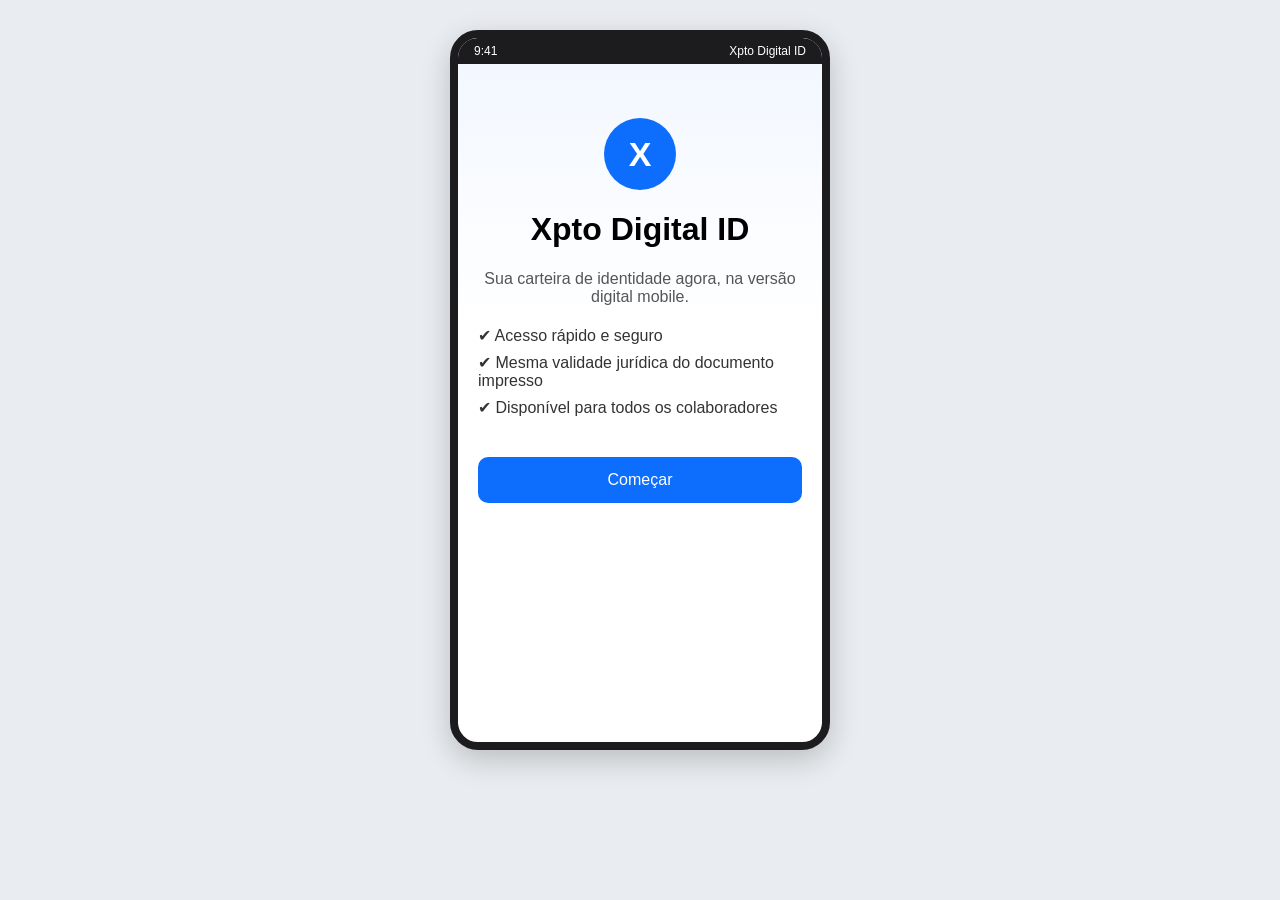
<file: index.html>
<!DOCTYPE html>
<html lang="pt-br">
<head>
<meta charset="utf-8" />
<meta name="viewport" content="width=device-width, initial-scale=1" />
<title>Xpto Digital ID</title>
<link rel="stylesheet" href="css/site.css" />
</head>
<body>
<div class="phone-frame">
  <div class="status-bar"><span>9:41</span><span>Xpto Digital ID</span></div>
  <div class="app-content">
    <div class="splash">
      <div class="logo-circle">X</div>
      <h1>Xpto Digital ID</h1>
      <p class="subtitle">Sua carteira de identidade agora, na versão digital mobile.</p>
      <ul class="features">
        <li>✔ Acesso rápido e seguro</li>
        <li>✔ Mesma validade jurídica do documento impresso</li>
        <li>✔ Disponível para todos os colaboradores</li>
      </ul>
      <a class="btn-primary" href="termos.html">Começar</a>
    </div>
  </div>
</div>
</body>
</html>
</file>
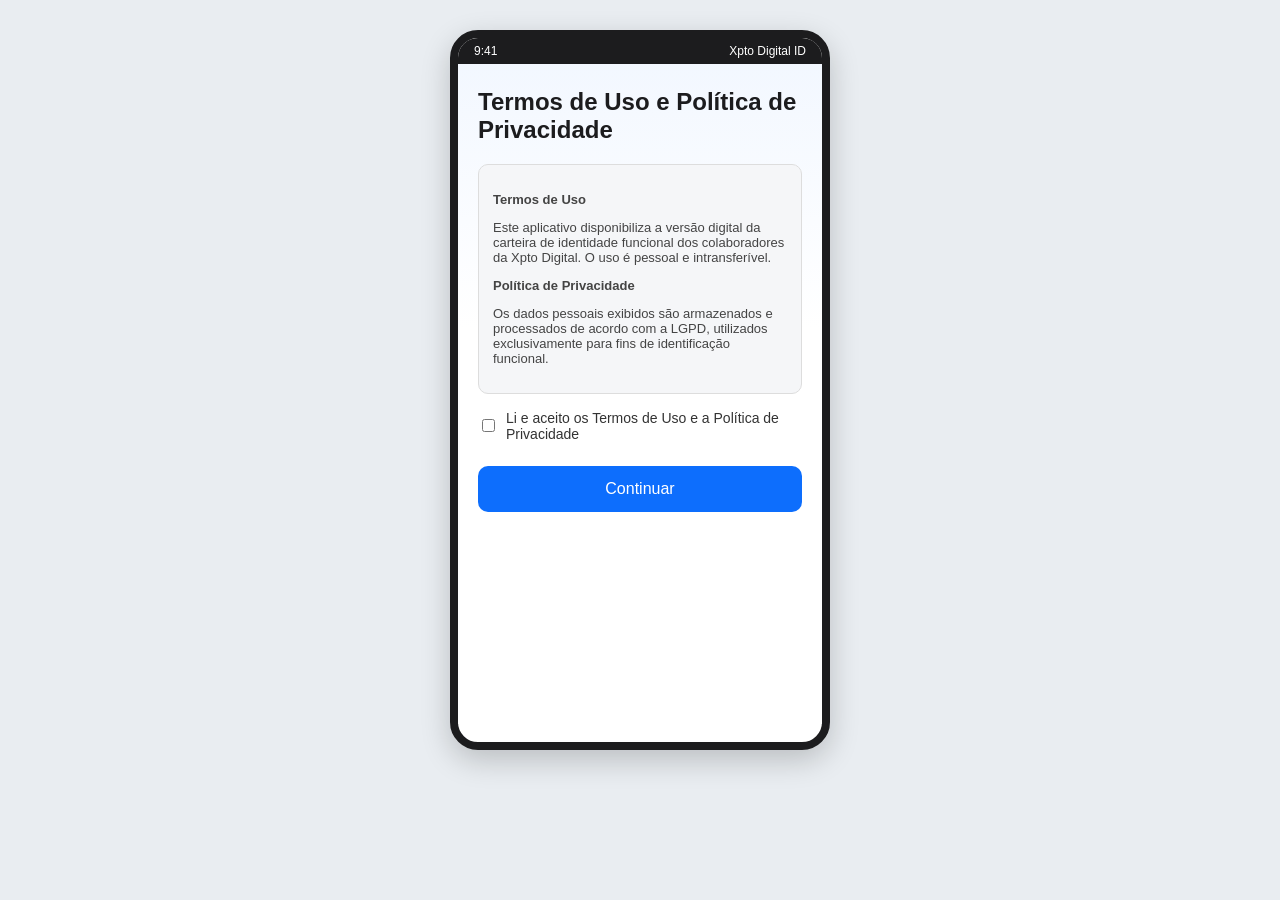
<file: carteira.html>
<!DOCTYPE html>
<html lang="pt-br">
<head>
<meta charset="utf-8" />
<meta name="viewport" content="width=device-width, initial-scale=1" />
<title>Minha Carteira - Xpto Digital ID</title>
<link rel="stylesheet" href="css/site.css" />
</head>
<body>
<div class="phone-frame">
  <div class="status-bar"><span>9:41</span><span>Xpto Digital ID</span></div>
  <div class="app-content">
    <div class="page">
      <div class="top-bar">
        <h2>Minha Carteira Digital</h2>
        <a href="#" id="sair" class="link-sair">Sair</a>
      </div>

      <div class="id-card">
        <div class="id-card-header">
          <span class="id-empresa">XPTO DIGITAL</span>
          <span class="id-selo">✔ DOCUMENTO VÁLIDO</span>
        </div>
        <div class="id-card-body">
          <div class="id-foto" id="foto"></div>
          <div class="id-dados">
            <span class="id-nome" id="nome"></span>
            <span class="id-cargo" id="cargo"></span>
            <span class="id-depto" id="departamento"></span>
            <div class="id-linha"><span>Matrícula</span><strong id="matricula"></strong></div>
            <div class="id-linha"><span>CPF</span><strong id="cpf"></strong></div>
            <div class="id-linha"><span>Admissão</span><strong id="admissao"></strong></div>
            <div class="id-linha"><span>Válido até</span><strong id="validade"></strong></div>
          </div>
        </div>
        <div class="id-card-footer">
          <div class="qr-fake">QR</div>
          <span>Apresente este QR Code para validação de autenticidade</span>
        </div>
      </div>

      <p class="disclaimer">
        Este documento possui a mesma validade jurídica da carteira funcional impressa,
        conforme Termos de Uso aceitos no primeiro acesso.
      </p>
    </div>
  </div>
</div>

<script>
  var funcionarios = {
    '12345': {
      nome: 'Thun Chiu',
      cargo: 'Analista de Sistemas',
      departamento: 'Tecnologia da Informação',
      cpf: '123.456.789-00',
      admissao: '01/03/2022',
      validade: '16/07/2027'
    },
    '54321': {
      nome: 'Maria Souza',
      cargo: 'Analista de RH',
      departamento: 'Recursos Humanos',
      cpf: '987.654.321-00',
      admissao: '15/06/2021',
      validade: '16/07/2027'
    }
  };

  var matricula = localStorage.getItem('matriculaLogada');
  var funcionario = funcionarios[matricula];

  if (!matricula || !funcionario) {
    window.location.href = 'login.html';
  } else {
    document.getElementById('foto').innerText = funcionario.nome.substring(0, 1);
    document.getElementById('nome').innerText = funcionario.nome;
    document.getElementById('cargo').innerText = funcionario.cargo;
    document.getElementById('departamento').innerText = funcionario.departamento;
    document.getElementById('matricula').innerText = matricula;
    document.getElementById('cpf').innerText = funcionario.cpf;
    document.getElementById('admissao').innerText = funcionario.admissao;
    document.getElementById('validade').innerText = funcionario.validade;
  }

  document.getElementById('sair').addEventListener('click', function (e) {
    e.preventDefault();
    localStorage.removeItem('matriculaLogada');
    window.location.href = 'index.html';
  });
</script>
</body>
</html>
</file>
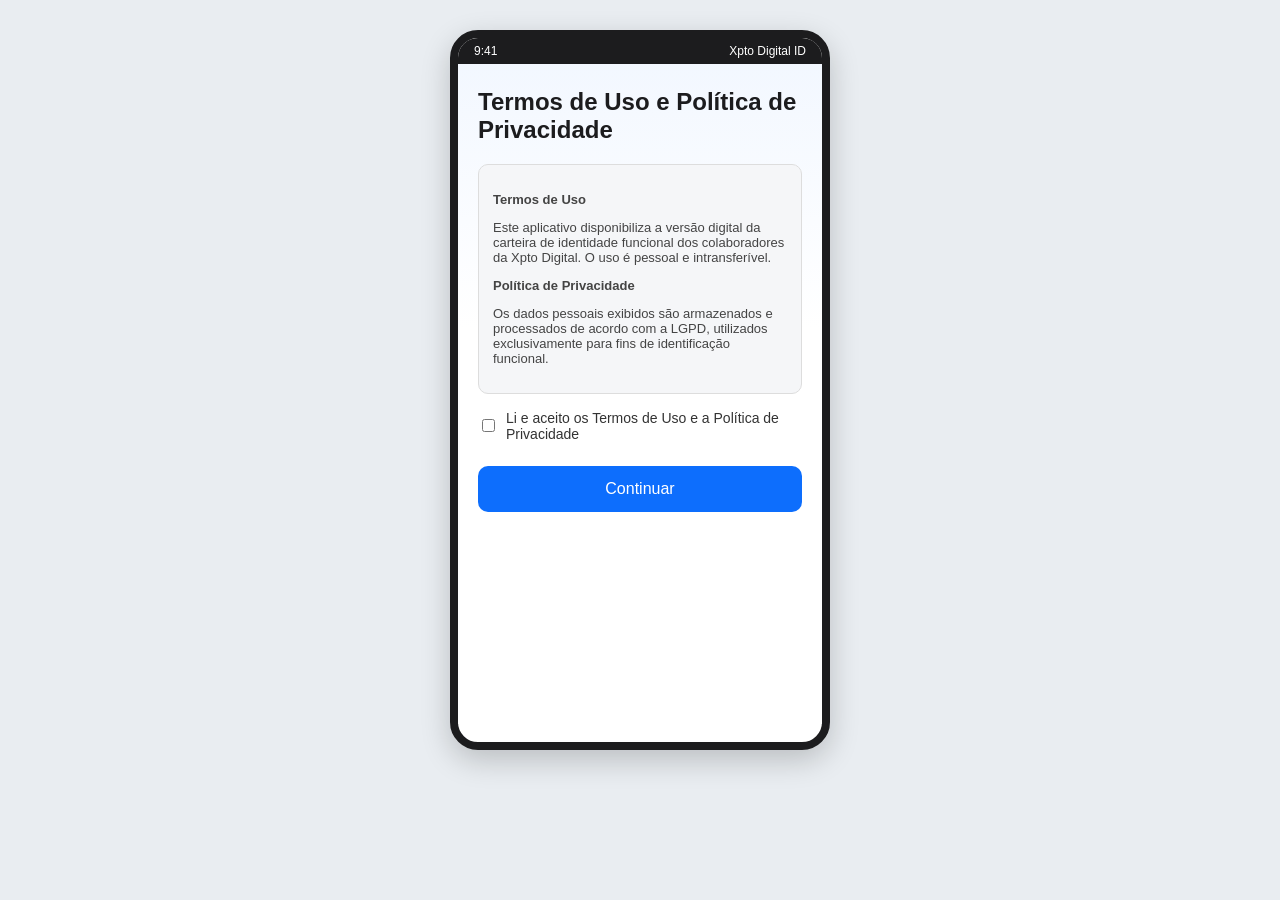
<file: login.html>
<!DOCTYPE html>
<html lang="pt-br">
<head>
<meta charset="utf-8" />
<meta name="viewport" content="width=device-width, initial-scale=1" />
<title>Login - Xpto Digital ID</title>
<link rel="stylesheet" href="css/site.css" />
</head>
<body>
<div class="phone-frame">
  <div class="status-bar"><span>9:41</span><span>Xpto Digital ID</span></div>
  <div class="app-content">
    <div class="page">
      <h2>Acessar Carteira Digital</h2>
      <p id="erro" class="error-msg" style="display:none;">Matrícula ou senha inválidas.</p>
      <form id="form-login">
        <label>Matrícula</label>
        <input type="text" id="matricula" placeholder="Ex: 12345" />
        <label>Senha</label>
        <input type="password" id="senha" placeholder="••••" />
        <button type="submit" class="btn-primary">Entrar</button>
      </form>
      <p class="hint">Demonstração: matrícula <strong>12345</strong> / senha <strong>1234</strong></p>
    </div>
  </div>
</div>

<script>
  // Redireciona para os Termos caso ainda não tenham sido aceitos.
  if (localStorage.getItem('termosAceitos') !== 'true') {
    window.location.href = 'termos.html';
  }

  // Base "fake" de funcionários, apenas para demonstração do estudo de caso.
  var funcionarios = {
    '12345': {
      senha: '1234',
      nome: 'Thun Chiu',
      cargo: 'Analista de Sistemas',
      departamento: 'Tecnologia da Informação',
      cpf: '123.456.789-00',
      admissao: '01/03/2022',
      validade: '16/07/2027'
    },
    '54321': {
      senha: '4321',
      nome: 'Maria Souza',
      cargo: 'Analista de RH',
      departamento: 'Recursos Humanos',
      cpf: '987.654.321-00',
      admissao: '15/06/2021',
      validade: '16/07/2027'
    }
  };

  document.getElementById('form-login').addEventListener('submit', function (e) {
    e.preventDefault();
    var matricula = document.getElementById('matricula').value.trim();
    var senha = document.getElementById('senha').value.trim();
    var funcionario = funcionarios[matricula];

    if (!funcionario || funcionario.senha !== senha) {
      document.getElementById('erro').style.display = 'block';
      return;
    }

    localStorage.setItem('matriculaLogada', matricula);
    window.location.href = 'carteira.html';
  });
</script>
</body>
</html>
</file>
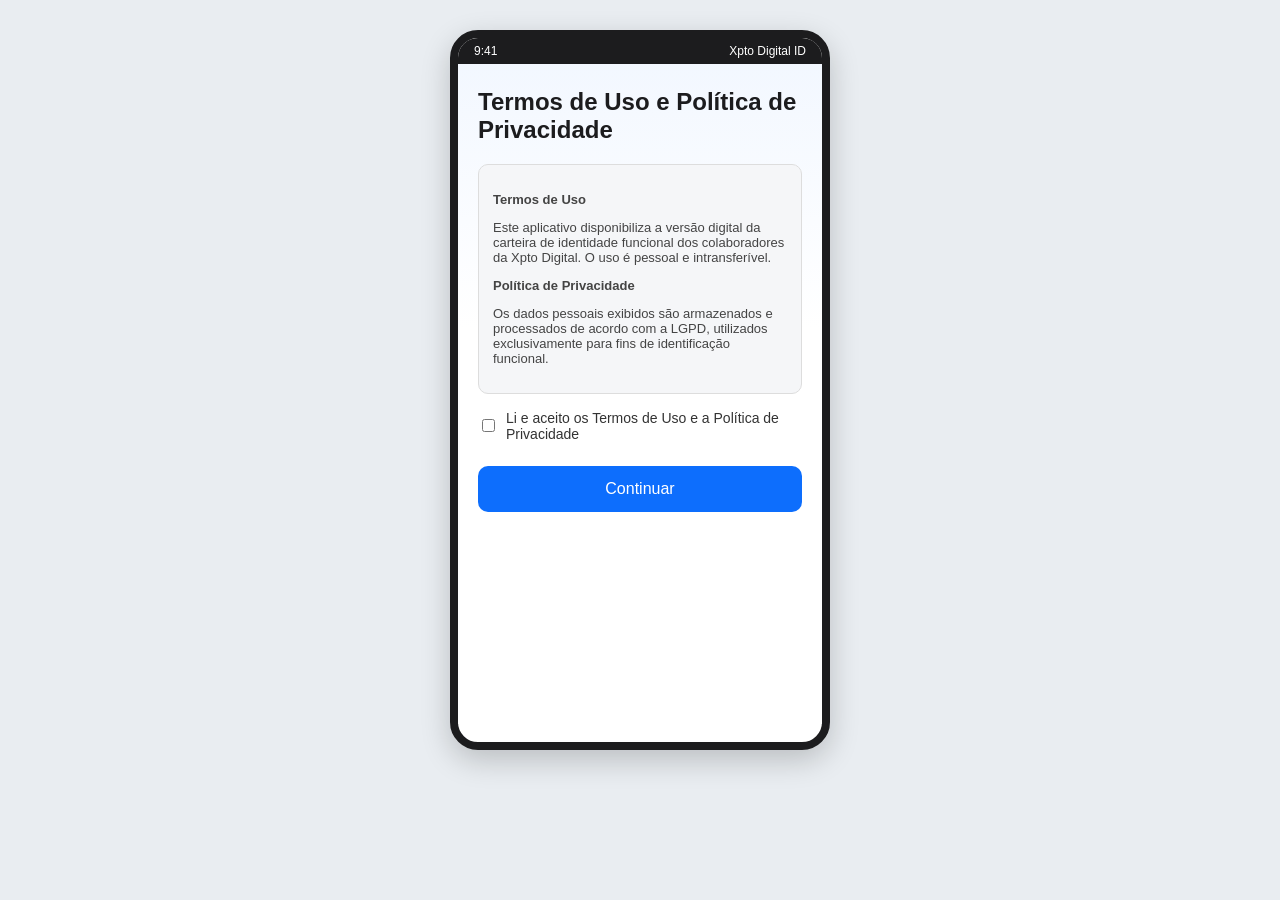
<file: termos.html>
<!DOCTYPE html>
<html lang="pt-br">
<head>
<meta charset="utf-8" />
<meta name="viewport" content="width=device-width, initial-scale=1" />
<title>Termos de Uso - Xpto Digital ID</title>
<link rel="stylesheet" href="css/site.css" />
</head>
<body>
<div class="phone-frame">
  <div class="status-bar"><span>9:41</span><span>Xpto Digital ID</span></div>
  <div class="app-content">
    <div class="page">
      <h2>Termos de Uso e Política de Privacidade</h2>
      <div class="terms-box">
        <p><strong>Termos de Uso</strong></p>
        <p>Este aplicativo disponibiliza a versão digital da carteira de identidade funcional dos
        colaboradores da Xpto Digital. O uso é pessoal e intransferível.</p>
        <p><strong>Política de Privacidade</strong></p>
        <p>Os dados pessoais exibidos são armazenados e processados de acordo com a LGPD,
        utilizados exclusivamente para fins de identificação funcional.</p>
      </div>
      <form id="form-termos">
        <label class="checkbox-line">
          <input type="checkbox" id="aceite" required />
          Li e aceito os Termos de Uso e a Política de Privacidade
        </label>
        <p id="erro" class="error-msg" style="display:none;">É necessário aceitar os termos para continuar.</p>
        <button type="submit" class="btn-primary">Continuar</button>
      </form>
    </div>
  </div>
</div>

<script>
  document.getElementById('form-termos').addEventListener('submit', function (e) {
    e.preventDefault();
    var aceite = document.getElementById('aceite').checked;
    if (!aceite) {
      document.getElementById('erro').style.display = 'block';
      return;
    }
    localStorage.setItem('termosAceitos', 'true');
    window.location.href = 'login.html';
  });
</script>
</body>
</html>
</file>
<file: css/site.css>
* { box-sizing: border-box; }

body {
    margin: 0;
    background: #e9edf1;
    font-family: 'Segoe UI', Arial, sans-serif;
    display: flex;
    justify-content: center;
    align-items: flex-start;
    min-height: 100vh;
    padding: 30px 0;
}

.phone-frame {
    width: 380px;
    min-height: 720px;
    background: #ffffff;
    border-radius: 28px;
    box-shadow: 0 10px 30px rgba(0,0,0,0.2);
    overflow: hidden;
    border: 8px solid #1c1c1e;
}

.status-bar {
    background: #1c1c1e;
    color: #fff;
    font-size: 12px;
    padding: 6px 16px;
    display: flex;
    justify-content: space-between;
}

.app-content {
    padding: 24px 20px;
    min-height: 660px;
    background: linear-gradient(180deg, #0d6efd0d 0%, #ffffff 40%);
}

.splash {
    text-align: center;
    padding-top: 30px;
}

.logo-circle {
    width: 72px;
    height: 72px;
    margin: 0 auto 16px;
    background: #0d6efd;
    color: #fff;
    font-size: 34px;
    font-weight: bold;
    border-radius: 50%;
    display: flex;
    align-items: center;
    justify-content: center;
}

.subtitle {
    color: #555;
    margin: 8px 0 20px;
}

.features {
    list-style: none;
    padding: 0;
    text-align: left;
    margin: 0 0 30px;
    color: #333;
}

.features li {
    margin: 8px 0;
}

.btn-primary {
    display: inline-block;
    width: 100%;
    background: #0d6efd;
    color: #fff;
    text-align: center;
    padding: 14px;
    border: none;
    border-radius: 10px;
    font-size: 16px;
    text-decoration: none;
    cursor: pointer;
    margin-top: 10px;
}

.btn-primary:hover {
    background: #0b5ed7;
}

.page h2 {
    margin-top: 0;
    color: #1c1c1e;
}

.terms-box {
    max-height: 260px;
    overflow-y: auto;
    background: #f5f6f8;
    border: 1px solid #ddd;
    border-radius: 10px;
    padding: 14px;
    font-size: 13px;
    color: #444;
    margin-bottom: 16px;
}

.checkbox-line {
    display: flex;
    align-items: center;
    gap: 8px;
    font-size: 14px;
    color: #333;
    margin-bottom: 14px;
}

label {
    display: block;
    font-size: 13px;
    color: #444;
    margin: 12px 0 4px;
}

input[type="text"],
input[type="password"] {
    width: 100%;
    padding: 12px;
    border-radius: 8px;
    border: 1px solid #ccc;
    font-size: 14px;
}

.error-msg {
    color: #d33;
    font-size: 13px;
}

.hint {
    text-align: center;
    font-size: 12px;
    color: #888;
    margin-top: 16px;
}

.top-bar {
    display: flex;
    justify-content: space-between;
    align-items: center;
}

.link-sair {
    font-size: 13px;
    color: #d33;
    text-decoration: none;
}

.id-card {
    margin-top: 16px;
    border-radius: 16px;
    overflow: hidden;
    box-shadow: 0 6px 18px rgba(0,0,0,0.15);
    border: 1px solid #ddd;
}

.id-card-header {
    background: #0d6efd;
    color: #fff;
    padding: 10px 16px;
    display: flex;
    justify-content: space-between;
    font-size: 12px;
    font-weight: bold;
}

.id-selo {
    background: rgba(255,255,255,0.2);
    padding: 2px 8px;
    border-radius: 12px;
}

.id-card-body {
    display: flex;
    gap: 14px;
    padding: 18px;
    background: #fff;
}

.id-foto {
    width: 64px;
    height: 64px;
    min-width: 64px;
    background: #cfe2ff;
    color: #0d6efd;
    font-size: 28px;
    font-weight: bold;
    border-radius: 12px;
    display: flex;
    align-items: center;
    justify-content: center;
}

.id-dados {
    display: flex;
    flex-direction: column;
    font-size: 12px;
    color: #555;
}

.id-nome {
    font-size: 16px;
    font-weight: bold;
    color: #1c1c1e;
}

.id-cargo {
    color: #0d6efd;
    font-weight: 600;
}

.id-depto {
    margin-bottom: 8px;
}

.id-linha {
    display: flex;
    justify-content: space-between;
    gap: 10px;
    border-top: 1px dashed #eee;
    padding: 3px 0;
}

.id-card-footer {
    background: #f5f6f8;
    padding: 10px 16px;
    display: flex;
    align-items: center;
    gap: 12px;
    font-size: 10px;
    color: #666;
}

.qr-fake {
    width: 40px;
    height: 40px;
    min-width: 40px;
    background: repeating-linear-gradient(45deg, #333, #333 3px, #fff 3px, #fff 6px);
    color: #fff;
    font-size: 10px;
    display: flex;
    align-items: center;
    justify-content: center;
    border-radius: 4px;
}

.disclaimer {
    font-size: 11px;
    color: #888;
    margin-top: 16px;
    text-align: center;
}
</file>
